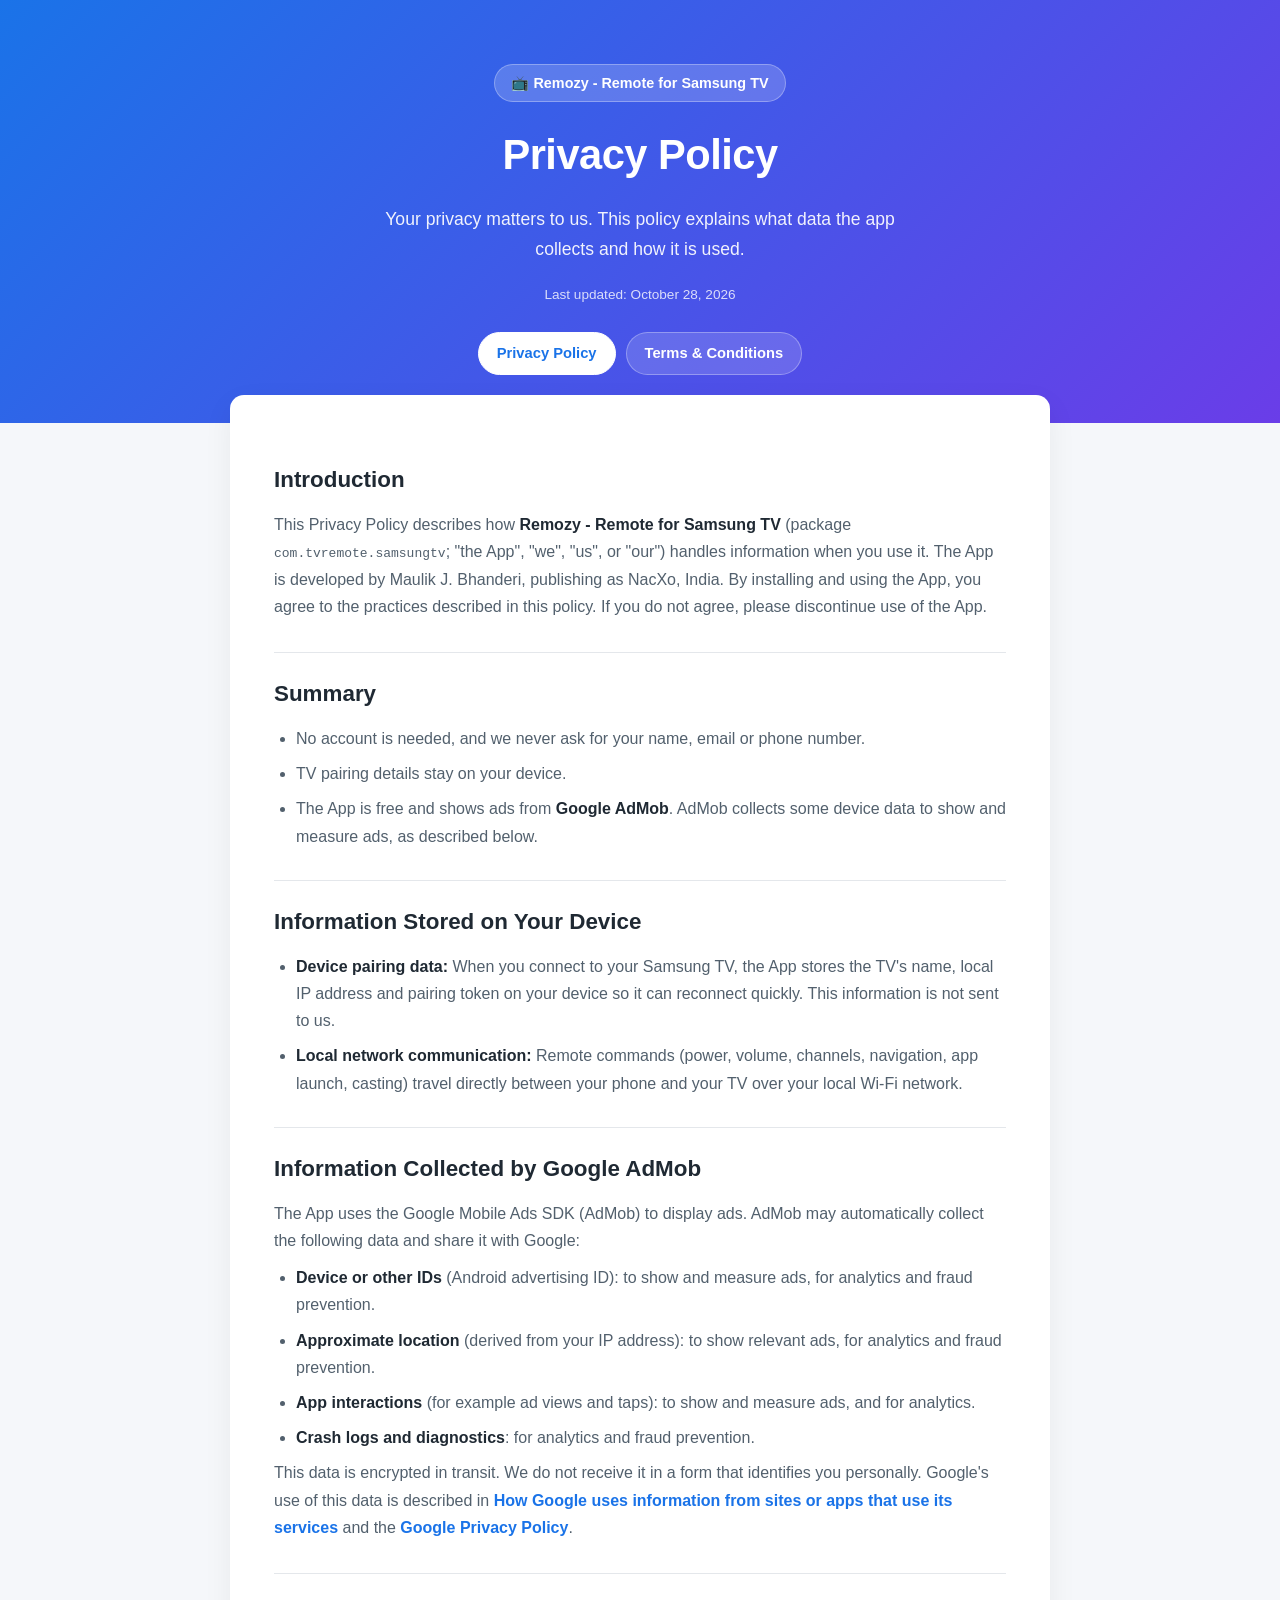
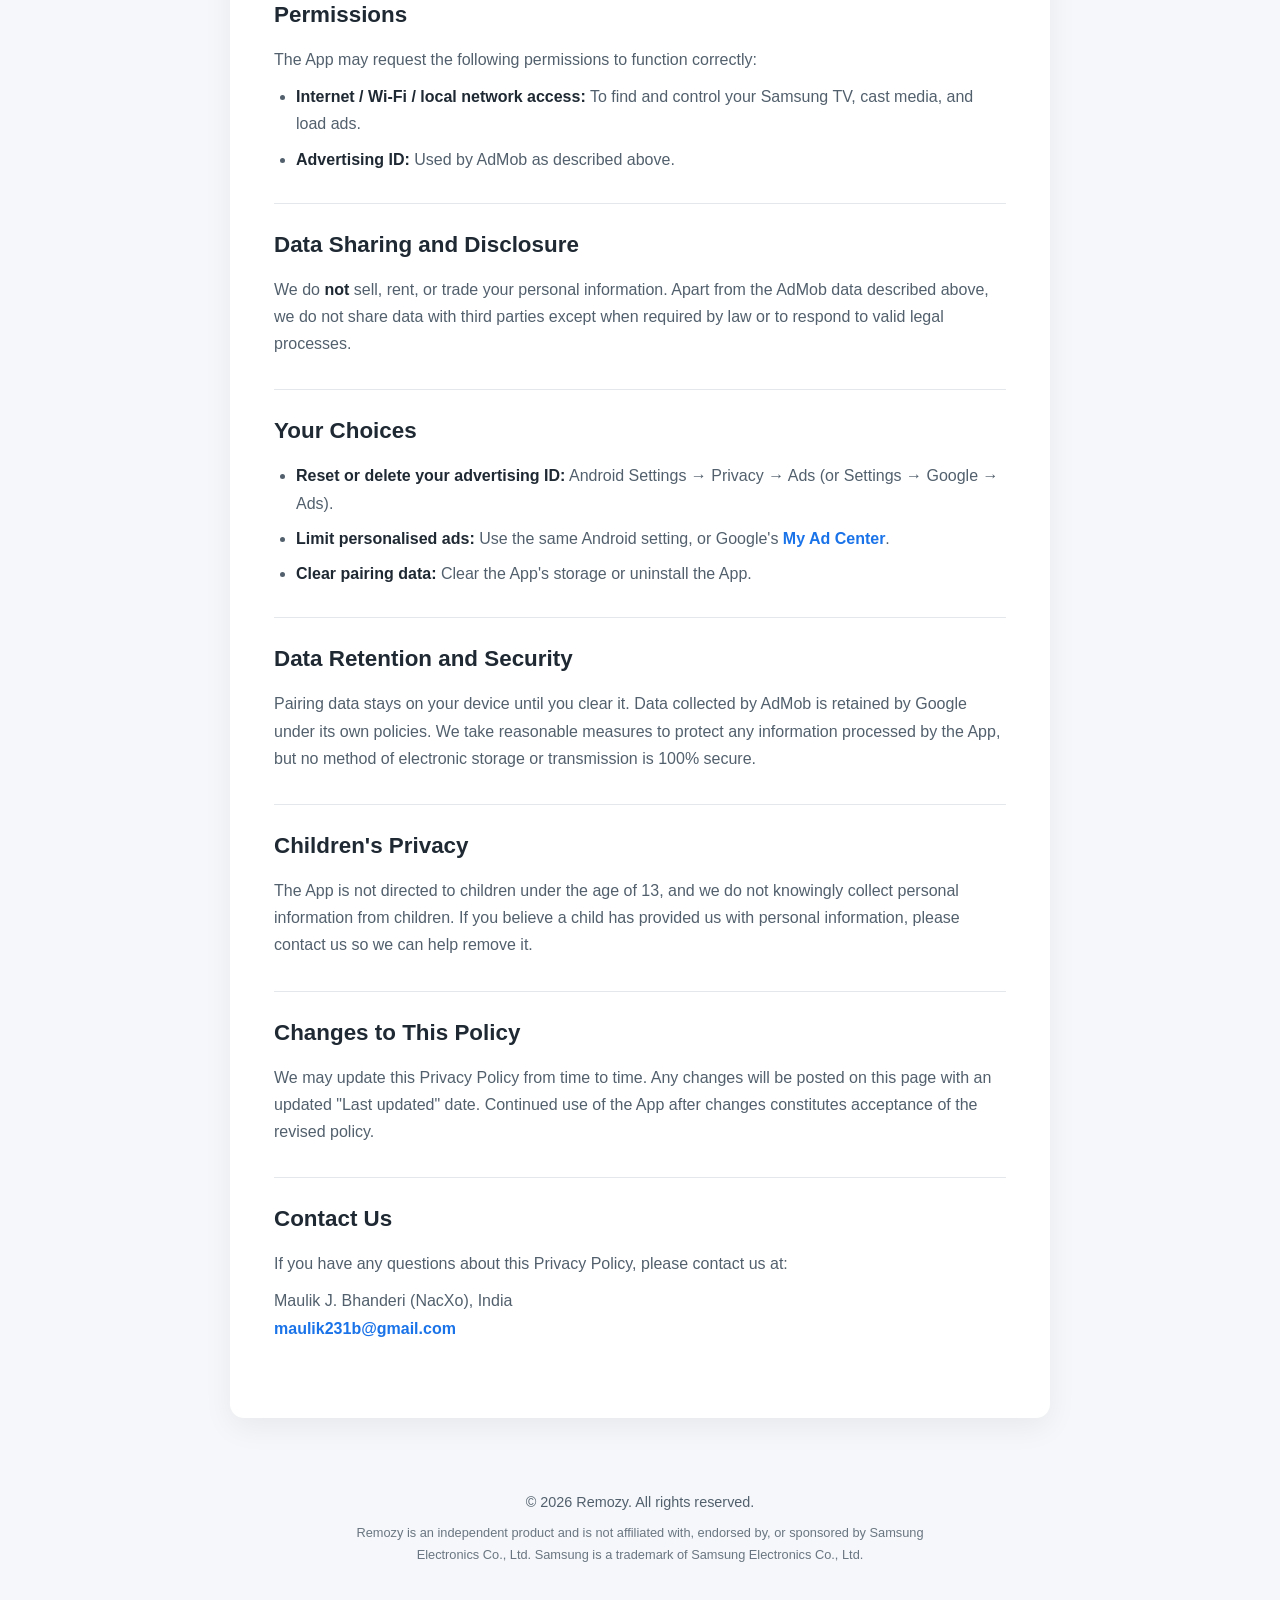
<file: privacy-policy.html>
<!DOCTYPE html>
<html lang="en">
<head>
  <meta charset="UTF-8" />
  <meta name="viewport" content="width=device-width, initial-scale=1.0" />
  <title>Privacy Policy — Remozy</title>
  <meta name="description" content="Privacy Policy for Remozy - Remote for Samsung TV." />
  <link rel="stylesheet" href="style.css" />
</head>
<body>
  <header class="hero">
    <div class="container">
      <div class="badge">📺 Remozy - Remote for Samsung TV</div>
      <h1>Privacy Policy</h1>
      <p class="subtitle">Your privacy matters to us. This policy explains what data the app collects and how it is used.</p>
      <p class="updated">Last updated: October 28, 2026</p>
      <nav class="nav">
        <a href="privacy-policy" class="active">Privacy Policy</a>
        <a href="terms">Terms &amp; Conditions</a>
      </nav>
    </div>
  </header>

  <main class="container content">
    <section>
      <h2>Introduction</h2>
      <p>
        This Privacy Policy describes how <strong>Remozy - Remote for Samsung TV</strong>
        (package <code>com.tvremote.samsungtv</code>; "the App", "we", "us", or "our") handles
        information when you use it. The App is developed by Maulik J. Bhanderi, publishing as NacXo,
        India. By installing and using the App, you agree to the practices described in this policy.
        If you do not agree, please discontinue use of the App.
      </p>
    </section>

    <section>
      <h2>Summary</h2>
      <ul>
        <li>No account is needed, and we never ask for your name, email or phone number.</li>
        <li>TV pairing details stay on your device.</li>
        <li>The App is free and shows ads from <strong>Google AdMob</strong>. AdMob collects some device data to show and measure ads, as described below.</li>
      </ul>
    </section>

    <section>
      <h2>Information Stored on Your Device</h2>
      <ul>
        <li><strong>Device pairing data:</strong> When you connect to your Samsung TV, the App stores the TV's name, local IP address and pairing token on your device so it can reconnect quickly. This information is not sent to us.</li>
        <li><strong>Local network communication:</strong> Remote commands (power, volume, channels, navigation, app launch, casting) travel directly between your phone and your TV over your local Wi-Fi network.</li>
      </ul>
    </section>

    <section>
      <h2>Information Collected by Google AdMob</h2>
      <p>The App uses the Google Mobile Ads SDK (AdMob) to display ads. AdMob may automatically collect the following data and share it with Google:</p>
      <ul>
        <li><strong>Device or other IDs</strong> (Android advertising ID): to show and measure ads, for analytics and fraud prevention.</li>
        <li><strong>Approximate location</strong> (derived from your IP address): to show relevant ads, for analytics and fraud prevention.</li>
        <li><strong>App interactions</strong> (for example ad views and taps): to show and measure ads, and for analytics.</li>
        <li><strong>Crash logs and diagnostics</strong>: for analytics and fraud prevention.</li>
      </ul>
      <p>
        This data is encrypted in transit. We do not receive it in a form that identifies you
        personally. Google's use of this data is described in
        <a href="https://policies.google.com/technologies/partner-sites">How Google uses information from sites or apps that use its services</a>
        and the <a href="https://policies.google.com/privacy">Google Privacy Policy</a>.
      </p>
    </section>

    <section>
      <h2>Permissions</h2>
      <p>The App may request the following permissions to function correctly:</p>
      <ul>
        <li><strong>Internet / Wi-Fi / local network access:</strong> To find and control your Samsung TV, cast media, and load ads.</li>
        <li><strong>Advertising ID:</strong> Used by AdMob as described above.</li>
      </ul>
    </section>

    <section>
      <h2>Data Sharing and Disclosure</h2>
      <p>
        We do <strong>not</strong> sell, rent, or trade your personal information. Apart from the
        AdMob data described above, we do not share data with third parties except when required by
        law or to respond to valid legal processes.
      </p>
    </section>

    <section>
      <h2>Your Choices</h2>
      <ul>
        <li><strong>Reset or delete your advertising ID:</strong> Android Settings → Privacy → Ads (or Settings → Google → Ads).</li>
        <li><strong>Limit personalised ads:</strong> Use the same Android setting, or Google's <a href="https://myadcenter.google.com/">My Ad Center</a>.</li>
        <li><strong>Clear pairing data:</strong> Clear the App's storage or uninstall the App.</li>
      </ul>
    </section>

    <section>
      <h2>Data Retention and Security</h2>
      <p>
        Pairing data stays on your device until you clear it. Data collected by AdMob is retained by
        Google under its own policies. We take reasonable measures to protect any information
        processed by the App, but no method of electronic storage or transmission is 100% secure.
      </p>
    </section>

    <section>
      <h2>Children's Privacy</h2>
      <p>
        The App is not directed to children under the age of 13, and we do not knowingly collect
        personal information from children. If you believe a child has provided us with personal
        information, please contact us so we can help remove it.
      </p>
    </section>

    <section>
      <h2>Changes to This Policy</h2>
      <p>
        We may update this Privacy Policy from time to time. Any changes will be posted on this page
        with an updated "Last updated" date. Continued use of the App after changes constitutes
        acceptance of the revised policy.
      </p>
    </section>

    <section>
      <h2>Contact Us</h2>
      <p>If you have any questions about this Privacy Policy, please contact us at:</p>
      <p>Maulik J. Bhanderi (NacXo), India<br /><a href="mailto:maulik231b@gmail.com">maulik231b@gmail.com</a></p>
    </section>
  </main>

  <footer class="footer">
    <div class="container">
      <p>&copy; 2026 Remozy. All rights reserved.</p>
      <p class="disclaimer">Remozy is an independent product and is not affiliated with, endorsed by, or sponsored by Samsung Electronics Co., Ltd. Samsung is a trademark of Samsung Electronics Co., Ltd.</p>
    </div>
  </footer>
</body>
</html>
</file>
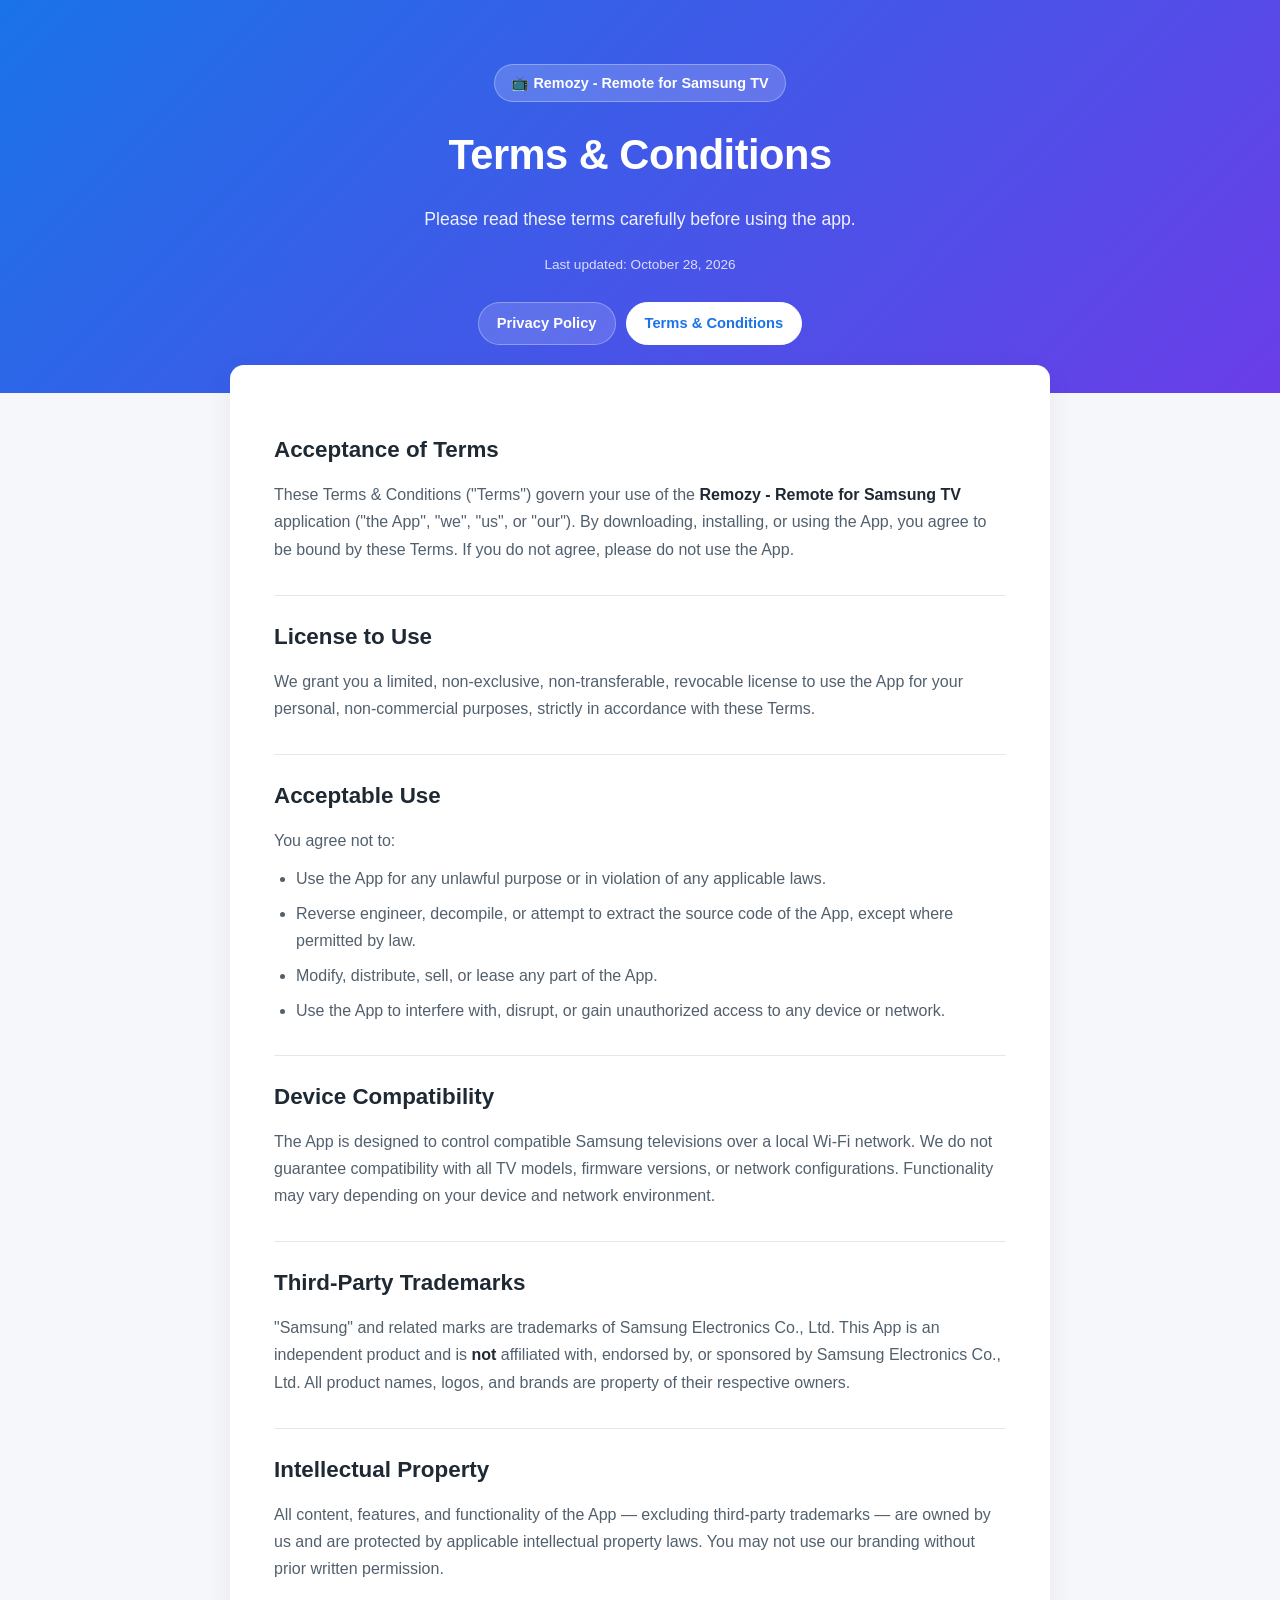
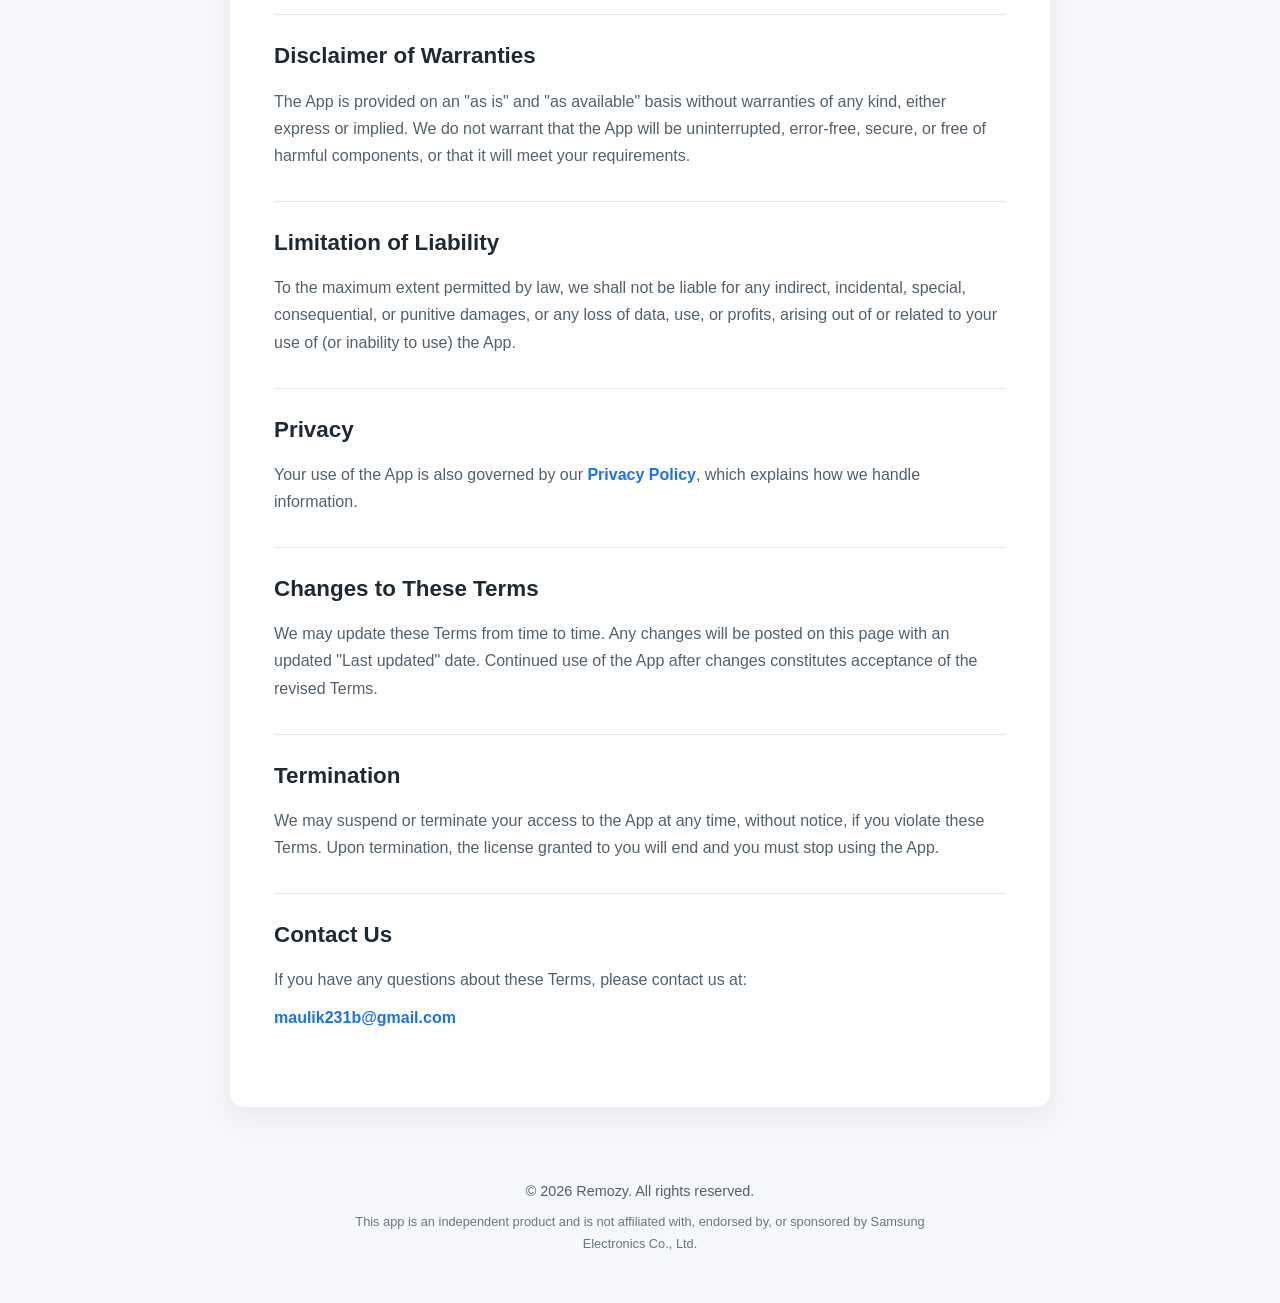
<file: terms.html>
<!DOCTYPE html>
<html lang="en">
<head>
  <meta charset="UTF-8" />
  <meta name="viewport" content="width=device-width, initial-scale=1.0" />
  <title>Terms &amp; Conditions — Remozy</title>
  <meta name="description" content="Terms and Conditions for Remozy - Remote for Samsung TV." />
  <link rel="stylesheet" href="style.css" />
</head>
<body>
  <header class="hero">
    <div class="container">
      <div class="badge">📺 Remozy - Remote for Samsung TV</div>
      <h1>Terms &amp; Conditions</h1>
      <p class="subtitle">Please read these terms carefully before using the app.</p>
      <p class="updated">Last updated: October 28, 2026</p>
      <nav class="nav">
        <a href="privacy-policy">Privacy Policy</a>
        <a href="terms" class="active">Terms &amp; Conditions</a>
      </nav>
    </div>
  </header>

  <main class="container content">
    <section>
      <h2>Acceptance of Terms</h2>
      <p>
        These Terms &amp; Conditions ("Terms") govern your use of the <strong>Remozy - Remote for Samsung TV</strong>
        application ("the App", "we", "us", or "our"). By downloading, installing, or using the App, you
        agree to be bound by these Terms. If you do not agree, please do not use the App.
      </p>
    </section>

    <section>
      <h2>License to Use</h2>
      <p>
        We grant you a limited, non-exclusive, non-transferable, revocable license to use the App for
        your personal, non-commercial purposes, strictly in accordance with these Terms.
      </p>
    </section>

    <section>
      <h2>Acceptable Use</h2>
      <p>You agree not to:</p>
      <ul>
        <li>Use the App for any unlawful purpose or in violation of any applicable laws.</li>
        <li>Reverse engineer, decompile, or attempt to extract the source code of the App, except where permitted by law.</li>
        <li>Modify, distribute, sell, or lease any part of the App.</li>
        <li>Use the App to interfere with, disrupt, or gain unauthorized access to any device or network.</li>
      </ul>
    </section>

    <section>
      <h2>Device Compatibility</h2>
      <p>
        The App is designed to control compatible Samsung televisions over a local Wi-Fi network.
        We do not guarantee compatibility with all TV models, firmware versions, or network
        configurations. Functionality may vary depending on your device and network environment.
      </p>
    </section>

    <section>
      <h2>Third-Party Trademarks</h2>
      <p>
        "Samsung" and related marks are trademarks of Samsung Electronics Co., Ltd. This App is an
        independent product and is <strong>not</strong> affiliated with, endorsed by, or sponsored by
        Samsung Electronics Co., Ltd. All product names, logos, and brands are property of their
        respective owners.
      </p>
    </section>

    <section>
      <h2>Intellectual Property</h2>
      <p>
        All content, features, and functionality of the App — excluding third-party trademarks — are
        owned by us and are protected by applicable intellectual property laws. You may not use our
        branding without prior written permission.
      </p>
    </section>

    <section>
      <h2>Disclaimer of Warranties</h2>
      <p>
        The App is provided on an "as is" and "as available" basis without warranties of any kind,
        either express or implied. We do not warrant that the App will be uninterrupted, error-free,
        secure, or free of harmful components, or that it will meet your requirements.
      </p>
    </section>

    <section>
      <h2>Limitation of Liability</h2>
      <p>
        To the maximum extent permitted by law, we shall not be liable for any indirect, incidental,
        special, consequential, or punitive damages, or any loss of data, use, or profits, arising out
        of or related to your use of (or inability to use) the App.
      </p>
    </section>

    <section>
      <h2>Privacy</h2>
      <p>
        Your use of the App is also governed by our
        <a href="privacy-policy">Privacy Policy</a>, which explains how we handle information.
      </p>
    </section>

    <section>
      <h2>Changes to These Terms</h2>
      <p>
        We may update these Terms from time to time. Any changes will be posted on this page with an
        updated "Last updated" date. Continued use of the App after changes constitutes acceptance of
        the revised Terms.
      </p>
    </section>

    <section>
      <h2>Termination</h2>
      <p>
        We may suspend or terminate your access to the App at any time, without notice, if you violate
        these Terms. Upon termination, the license granted to you will end and you must stop using the
        App.
      </p>
    </section>

    <section>
      <h2>Contact Us</h2>
      <p>If you have any questions about these Terms, please contact us at:</p>
      <p><a href="mailto:maulik231b@gmail.com">maulik231b@gmail.com</a></p>
    </section>
  </main>

  <footer class="footer">
    <div class="container">
      <p>&copy; 2026 Remozy. All rights reserved.</p>
      <p class="disclaimer">This app is an independent product and is not affiliated with, endorsed by, or sponsored by Samsung Electronics Co., Ltd.</p>
    </div>
  </footer>
</body>
</html>
</file>
<file: style.css>
:root {
  --bg: #f5f7fa;
  --surface: #ffffff;
  --text: #1f2933;
  --text-muted: #52606d;
  --primary: #1a73e8;
  --primary-dark: #1558b0;
  --border: #e4e7eb;
  --radius: 14px;
  --shadow: 0 10px 30px rgba(0, 0, 0, 0.06);
}

* {
  box-sizing: border-box;
  margin: 0;
  padding: 0;
}

html {
  scroll-behavior: smooth;
}

body {
  font-family: -apple-system, BlinkMacSystemFont, "Segoe UI", Roboto, Helvetica, Arial, sans-serif;
  background: var(--bg);
  color: var(--text);
  line-height: 1.7;
  -webkit-font-smoothing: antialiased;
}

.container {
  width: 100%;
  max-width: 820px;
  margin: 0 auto;
  padding: 0 20px;
}

/* Hero */
.hero {
  background: linear-gradient(135deg, #1a73e8 0%, #6a3de8 100%);
  color: #fff;
  padding: 64px 0 48px;
  text-align: center;
}

.badge {
  display: inline-block;
  background: rgba(255, 255, 255, 0.18);
  border: 1px solid rgba(255, 255, 255, 0.3);
  padding: 6px 16px;
  border-radius: 999px;
  font-size: 0.9rem;
  font-weight: 600;
  margin-bottom: 18px;
}

.hero h1 {
  font-size: 2.6rem;
  font-weight: 700;
  letter-spacing: -0.5px;
}

.subtitle {
  margin: 14px auto 0;
  max-width: 560px;
  font-size: 1.1rem;
  opacity: 0.92;
}

.updated {
  margin-top: 18px;
  font-size: 0.85rem;
  opacity: 0.8;
}

/* Nav */
.nav {
  margin-top: 26px;
  display: flex;
  gap: 10px;
  justify-content: center;
  flex-wrap: wrap;
}

.nav a {
  display: inline-block;
  padding: 8px 18px;
  border-radius: 999px;
  font-size: 0.92rem;
  font-weight: 600;
  color: #fff;
  text-decoration: none;
  background: rgba(255, 255, 255, 0.15);
  border: 1px solid rgba(255, 255, 255, 0.3);
  transition: background 0.15s ease;
}

.nav a:hover {
  background: rgba(255, 255, 255, 0.28);
}

.nav a.active {
  background: #fff;
  color: var(--primary);
  border-color: #fff;
}

/* Content */
.content {
  background: var(--surface);
  margin: -28px auto 40px;
  border-radius: var(--radius);
  box-shadow: var(--shadow);
  padding: 44px;
  position: relative;
}

.content section {
  padding: 22px 0;
  border-bottom: 1px solid var(--border);
}

.content section:last-child {
  border-bottom: none;
}

.content h2 {
  font-size: 1.4rem;
  font-weight: 700;
  margin-bottom: 12px;
  color: var(--text);
}

.content h3 {
  font-size: 1.05rem;
  font-weight: 600;
  margin: 18px 0 8px;
  color: var(--text);
}

.content p {
  color: var(--text-muted);
  margin-bottom: 10px;
}

.content ul {
  margin: 8px 0 8px 22px;
  color: var(--text-muted);
}

.content li {
  margin-bottom: 8px;
}

.content a {
  color: var(--primary);
  text-decoration: none;
  font-weight: 600;
}

.content a:hover {
  color: var(--primary-dark);
  text-decoration: underline;
}

strong {
  color: var(--text);
}

/* Footer */
.footer {
  text-align: center;
  padding: 32px 0 48px;
  color: var(--text-muted);
  font-size: 0.9rem;
}

.footer .disclaimer {
  margin-top: 8px;
  font-size: 0.8rem;
  opacity: 0.85;
  max-width: 620px;
  margin-left: auto;
  margin-right: auto;
}

/* Responsive */
@media (max-width: 600px) {
  .hero {
    padding: 48px 0 40px;
  }

  .hero h1 {
    font-size: 2rem;
  }

  .subtitle {
    font-size: 1rem;
  }

  .content {
    padding: 28px 22px;
  }

  .content h2 {
    font-size: 1.25rem;
  }
}
</file>
